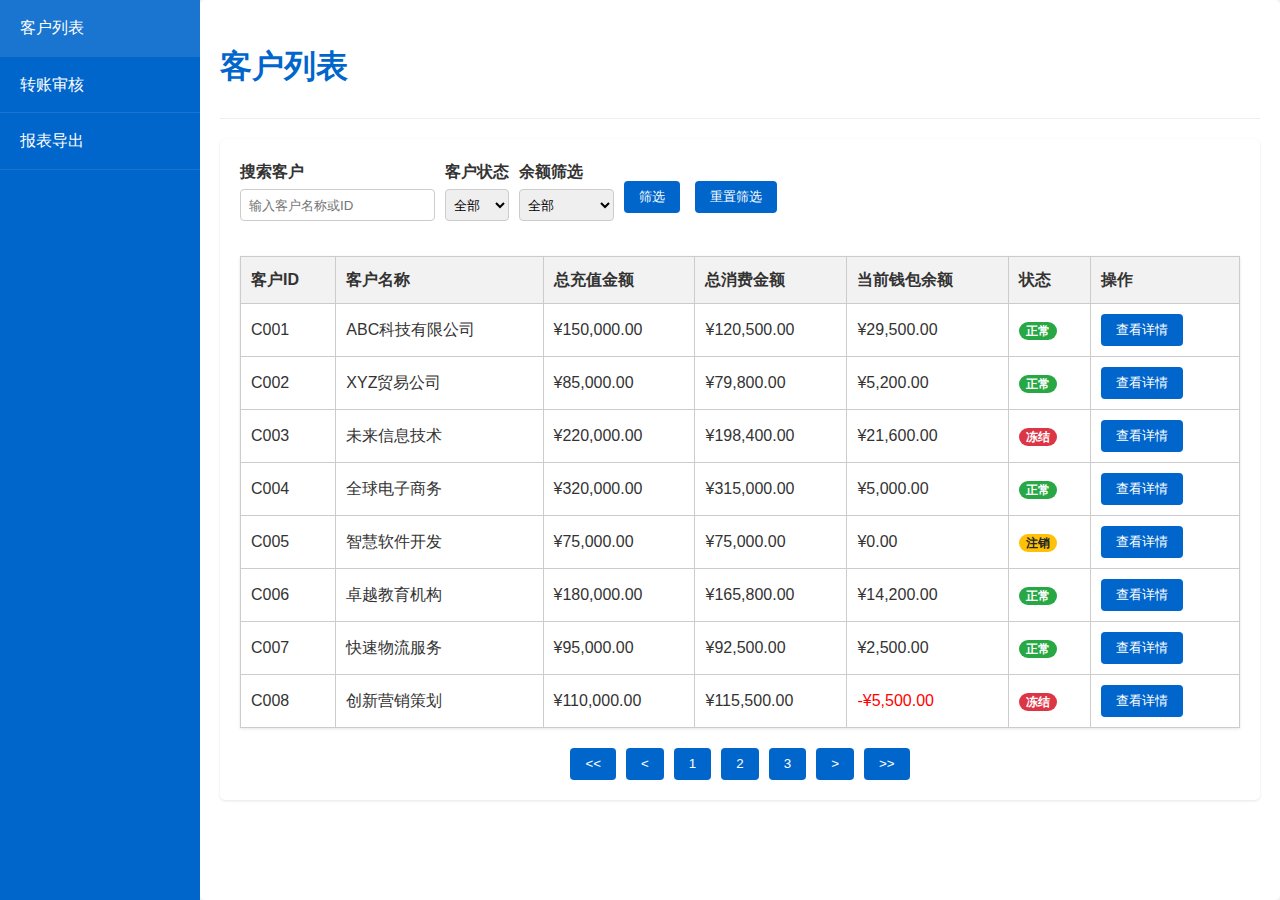
<file: admin/index.html>
<!DOCTYPE html>
<html lang="en">
<head>
  <meta charset="UTF-8">
  <meta name="viewport" content="width=device-width, initial-scale=1.0">
  <title>支付系统改造 PRD 文档</title>
  <link rel="stylesheet" href="./css/styles.css">
</head>
<body>
  <div class="sidebar">
    <div class="nav">
      <ul>
        <li><a href="./index.html" class="active">客户列表</a></li>
        <li><a href="./transfer-review.html">转账审核</a></li>
        <li><a href="./report-export.html">报表导出</a></li>
      </ul>
    </div>
  </div>

  <div class="container">
    <div class="header">
      <h1>客户列表</h1>
    </div>

    <div class="card">
      <div class="filter-section">
        <div class="form-group">
          <label for="clientSearch">搜索客户</label>
          <input type="text" id="clientSearch" placeholder="输入客户名称或ID" class="form-control" onkeyup="filterTable('clientSearch', 'clientListTable')">
        </div>
        
        <div class="form-group">
          <label for="clientStatus">客户状态</label>
          <select id="clientStatus" class="form-control">
            <option value="all" selected>全部</option>
            <option value="active">正常</option>
            <option value="frozen">冻结</option>
            <option value="closed">注销</option>
          </select>
        </div>
        
        <div class="form-group">
          <label for="balanceFilter">余额筛选</label>
          <select id="balanceFilter" class="form-control">
            <option value="all" selected>全部</option>
            <option value="positive">余额大于0</option>
            <option value="zero">余额为0</option>
            <option value="negative">余额小于0</option>
            <option value="custom">自定义范围</option>
          </select>
        </div>
        
        <button onclick="filterClientList()">筛选</button>
        <button onclick="resetFilter()">重置筛选</button>
      </div>
      
      <table id="clientListTable">
        <thead>
          <tr>
            <th>客户ID</th>
            <th>客户名称</th>
            <th>总充值金额</th>
            <th>总消费金额</th>
            <th>当前钱包余额</th>
            <th>状态</th>
            <th>操作</th>
          </tr>
        </thead>
        <tbody>
          <tr data-id="C001">
            <td>C001</td>
            <td>ABC科技有限公司</td>
            <td>¥150,000.00</td>
            <td>¥120,500.00</td>
            <td>¥29,500.00</td>
            <td><span class="badge badge-success">正常</span></td>
            <td>
              <button onclick="window.location.href='./client-detail-C001.html'">查看详情</button>
            </td>
          </tr>
          <tr data-id="C002">
            <td>C002</td>
            <td>XYZ贸易公司</td>
            <td>¥85,000.00</td>
            <td>¥79,800.00</td>
            <td>¥5,200.00</td>
            <td><span class="badge badge-success">正常</span></td>
            <td>
              <button onclick="window.location.href='./client-detail-C002.html'">查看详情</button>
            </td>
          </tr>
          <tr data-id="C003">
            <td>C003</td>
            <td>未来信息技术</td>
            <td>¥220,000.00</td>
            <td>¥198,400.00</td>
            <td>¥21,600.00</td>
            <td><span class="badge badge-danger">冻结</span></td>
            <td>
              <button onclick="window.location.href='./client-detail-C003.html'">查看详情</button>
            </td>
          </tr>
          <tr data-id="C004">
            <td>C004</td>
            <td>全球电子商务</td>
            <td>¥320,000.00</td>
            <td>¥315,000.00</td>
            <td>¥5,000.00</td>
            <td><span class="badge badge-success">正常</span></td>
            <td>
              <button onclick="window.location.href='./client-detail-C004.html'">查看详情</button>
            </td>
          </tr>
          <tr data-id="C005">
            <td>C005</td>
            <td>智慧软件开发</td>
            <td>¥75,000.00</td>
            <td>¥75,000.00</td>
            <td>¥0.00</td>
            <td><span class="badge badge-warning">注销</span></td>
            <td>
              <button onclick="window.location.href='./client-detail-C005.html'">查看详情</button>
            </td>
          </tr>
          <tr data-id="C006">
            <td>C006</td>
            <td>卓越教育机构</td>
            <td>¥180,000.00</td>
            <td>¥165,800.00</td>
            <td>¥14,200.00</td>
            <td><span class="badge badge-success">正常</span></td>
            <td>
              <button onclick="window.location.href='./client-detail-C006.html'">查看详情</button>
            </td>
          </tr>
          <tr data-id="C007">
            <td>C007</td>
            <td>快速物流服务</td>
            <td>¥95,000.00</td>
            <td>¥92,500.00</td>
            <td>¥2,500.00</td>
            <td><span class="badge badge-success">正常</span></td>
            <td>
              <button onclick="window.location.href='./client-detail-C007.html'">查看详情</button>
            </td>
          </tr>
          <tr data-id="C008">
            <td>C008</td>
            <td>创新营销策划</td>
            <td>¥110,000.00</td>
            <td>¥115,500.00</td>
            <td class="error">-¥5,500.00</td>
            <td><span class="badge badge-danger">冻结</span></td>
            <td>
              <button onclick="window.location.href='./client-detail-C008.html'">查看详情</button>
            </td>
          </tr>
        </tbody>
      </table>
      
      <div class="pagination">
        <button>&lt;&lt;</button>
        <button>&lt;</button>
        <button disabled>1</button>
        <button>2</button>
        <button>3</button>
        <button>&gt;</button>
        <button>&gt;&gt;</button>
      </div>
    </div>
  </div>

  <script src="./js/script.js"></script>
  <script>
    function filterClientList() {
      // In a real application, this would apply all filters
      alert('应用筛选条件');
    }
    
    function resetFilter() {
      document.getElementById('clientSearch').value = '';
      document.getElementById('clientStatus').value = 'all';
      document.getElementById('balanceFilter').value = 'all';
      
      // Reset table filtering
      filterTable('clientSearch', 'clientListTable');
      
      alert('筛选条件已重置');
    }
    
    // Make table rows clickable
    document.addEventListener('DOMContentLoaded', function() {
      makeTableRowsClickable('clientListTable', './client-detail-');
    });
  </script>
</body>
</html>
</file>
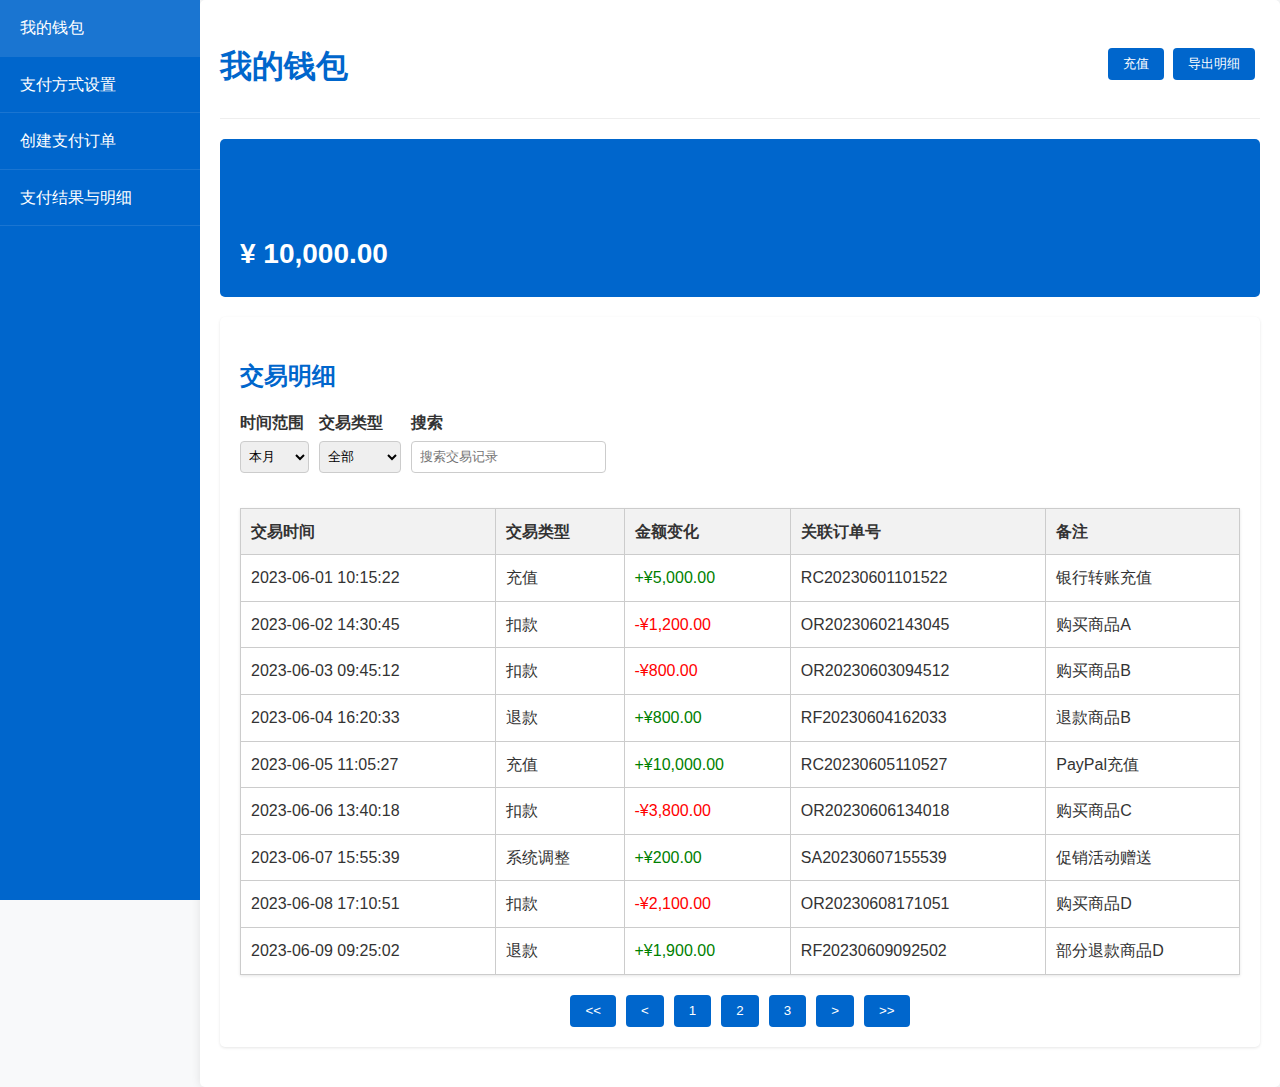
<file: client/index.html>
<!DOCTYPE html>
<html lang="en">
<head>
  <meta charset="UTF-8">
  <meta name="viewport" content="width=device-width, initial-scale=1.0">
  <title>支付系统改造 PRD 文档</title>
  <link rel="stylesheet" href="./css/styles.css">
</head>
<body>
  <div class="sidebar">
    <div class="nav">
      <ul>
        <li><a href="./index.html" class="active">我的钱包</a></li>
        <li><a href="./payment-methods.html">支付方式设置</a></li>
        <li><a href="./create-order.html">创建支付订单</a></li>
        <li><a href="./payment-details.html">支付结果与明细</a></li>
      </ul>
    </div>
  </div>

  <div class="container">
    <div class="header">
      <h1>我的钱包</h1>
      <div>
        <button onclick="openModal('rechargeModal')">充值</button>
        <button onclick="exportTableToCSV('transactionTable', '交易明细.csv')">导出明细</button>
      </div>
    </div>

    <div class="balance-card">
      <h2>当前余额</h2>
      <div class="balance-amount">¥ 10,000.00</div>
    </div>

    <div class="card">
      <h2>交易明细</h2>
      
      <div class="filter-section">
        <div class="form-group">
          <label for="dateRange">时间范围</label>
          <select id="dateRange" class="form-control">
            <option value="today">今天</option>
            <option value="thisWeek">本周</option>
            <option value="thisMonth" selected>本月</option>
            <option value="lastMonth">上月</option>
            <option value="custom">自定义</option>
          </select>
        </div>
        
        <div class="form-group">
          <label for="transactionType">交易类型</label>
          <select id="transactionType" class="form-control">
            <option value="all" selected>全部</option>
            <option value="recharge">充值</option>
            <option value="payment">扣款</option>
            <option value="refund">退款</option>
            <option value="adjustment">系统调整</option>
          </select>
        </div>
        
        <div class="form-group">
          <label for="searchTransaction">搜索</label>
          <input type="text" id="searchTransaction" placeholder="搜索交易记录" class="form-control" onkeyup="filterTable('searchTransaction', 'transactionTable')">
        </div>
      </div>
      
      <table id="transactionTable">
        <thead>
          <tr>
            <th>交易时间</th>
            <th>交易类型</th>
            <th>金额变化</th>
            <th>关联订单号</th>
            <th>备注</th>
          </tr>
        </thead>
        <tbody>
          <tr>
            <td>2023-06-01 10:15:22</td>
            <td>充值</td>
            <td class="success">+¥5,000.00</td>
            <td>RC20230601101522</td>
            <td>银行转账充值</td>
          </tr>
          <tr>
            <td>2023-06-02 14:30:45</td>
            <td>扣款</td>
            <td class="error">-¥1,200.00</td>
            <td>OR20230602143045</td>
            <td>购买商品A</td>
          </tr>
          <tr>
            <td>2023-06-03 09:45:12</td>
            <td>扣款</td>
            <td class="error">-¥800.00</td>
            <td>OR20230603094512</td>
            <td>购买商品B</td>
          </tr>
          <tr>
            <td>2023-06-04 16:20:33</td>
            <td>退款</td>
            <td class="success">+¥800.00</td>
            <td>RF20230604162033</td>
            <td>退款商品B</td>
          </tr>
          <tr>
            <td>2023-06-05 11:05:27</td>
            <td>充值</td>
            <td class="success">+¥10,000.00</td>
            <td>RC20230605110527</td>
            <td>PayPal充值</td>
          </tr>
          <tr>
            <td>2023-06-06 13:40:18</td>
            <td>扣款</td>
            <td class="error">-¥3,800.00</td>
            <td>OR20230606134018</td>
            <td>购买商品C</td>
          </tr>
          <tr>
            <td>2023-06-07 15:55:39</td>
            <td>系统调整</td>
            <td class="success">+¥200.00</td>
            <td>SA20230607155539</td>
            <td>促销活动赠送</td>
          </tr>
          <tr>
            <td>2023-06-08 17:10:51</td>
            <td>扣款</td>
            <td class="error">-¥2,100.00</td>
            <td>OR20230608171051</td>
            <td>购买商品D</td>
          </tr>
          <tr>
            <td>2023-06-09 09:25:02</td>
            <td>退款</td>
            <td class="success">+¥1,900.00</td>
            <td>RF20230609092502</td>
            <td>部分退款商品D</td>
          </tr>
        </tbody>
      </table>
      
      <div class="pagination">
        <button>&lt;&lt;</button>
        <button>&lt;</button>
        <button disabled>1</button>
        <button>2</button>
        <button>3</button>
        <button>&gt;</button>
        <button>&gt;&gt;</button>
      </div>
    </div>
  </div>

  <!-- Recharge Modal -->
  <div id="rechargeModal" class="modal">
    <div class="modal-content">
      <span class="close" onclick="closeModal('rechargeModal')">&times;</span>
      <h2>账户充值</h2>
      <form id="rechargeForm">
        <div class="form-group">
          <label for="rechargeAmount">充值金额</label>
          <input type="number" id="rechargeAmount" class="form-control" required min="1" step="0.01">
        </div>
        <div class="form-group">
          <label for="rechargeMethod">充值方式</label>
          <select id="rechargeMethod" class="form-control">
            <option value="bank">银行转账</option>
            <option value="paypal">PayPal</option>
            <option value="alipay">支付宝</option>
            <option value="wechat">微信支付</option>
          </select>
        </div>
        <div class="form-group">
          <label for="rechargeRemark">备注（选填）</label>
          <textarea id="rechargeRemark" class="form-control" rows="3"></textarea>
        </div>
        <button type="submit">确认充值</button>
        <button type="button" onclick="closeModal('rechargeModal')">取消</button>
      </form>
    </div>
  </div>

  <script src="./js/script.js"></script>
</body>
</html>
</file>
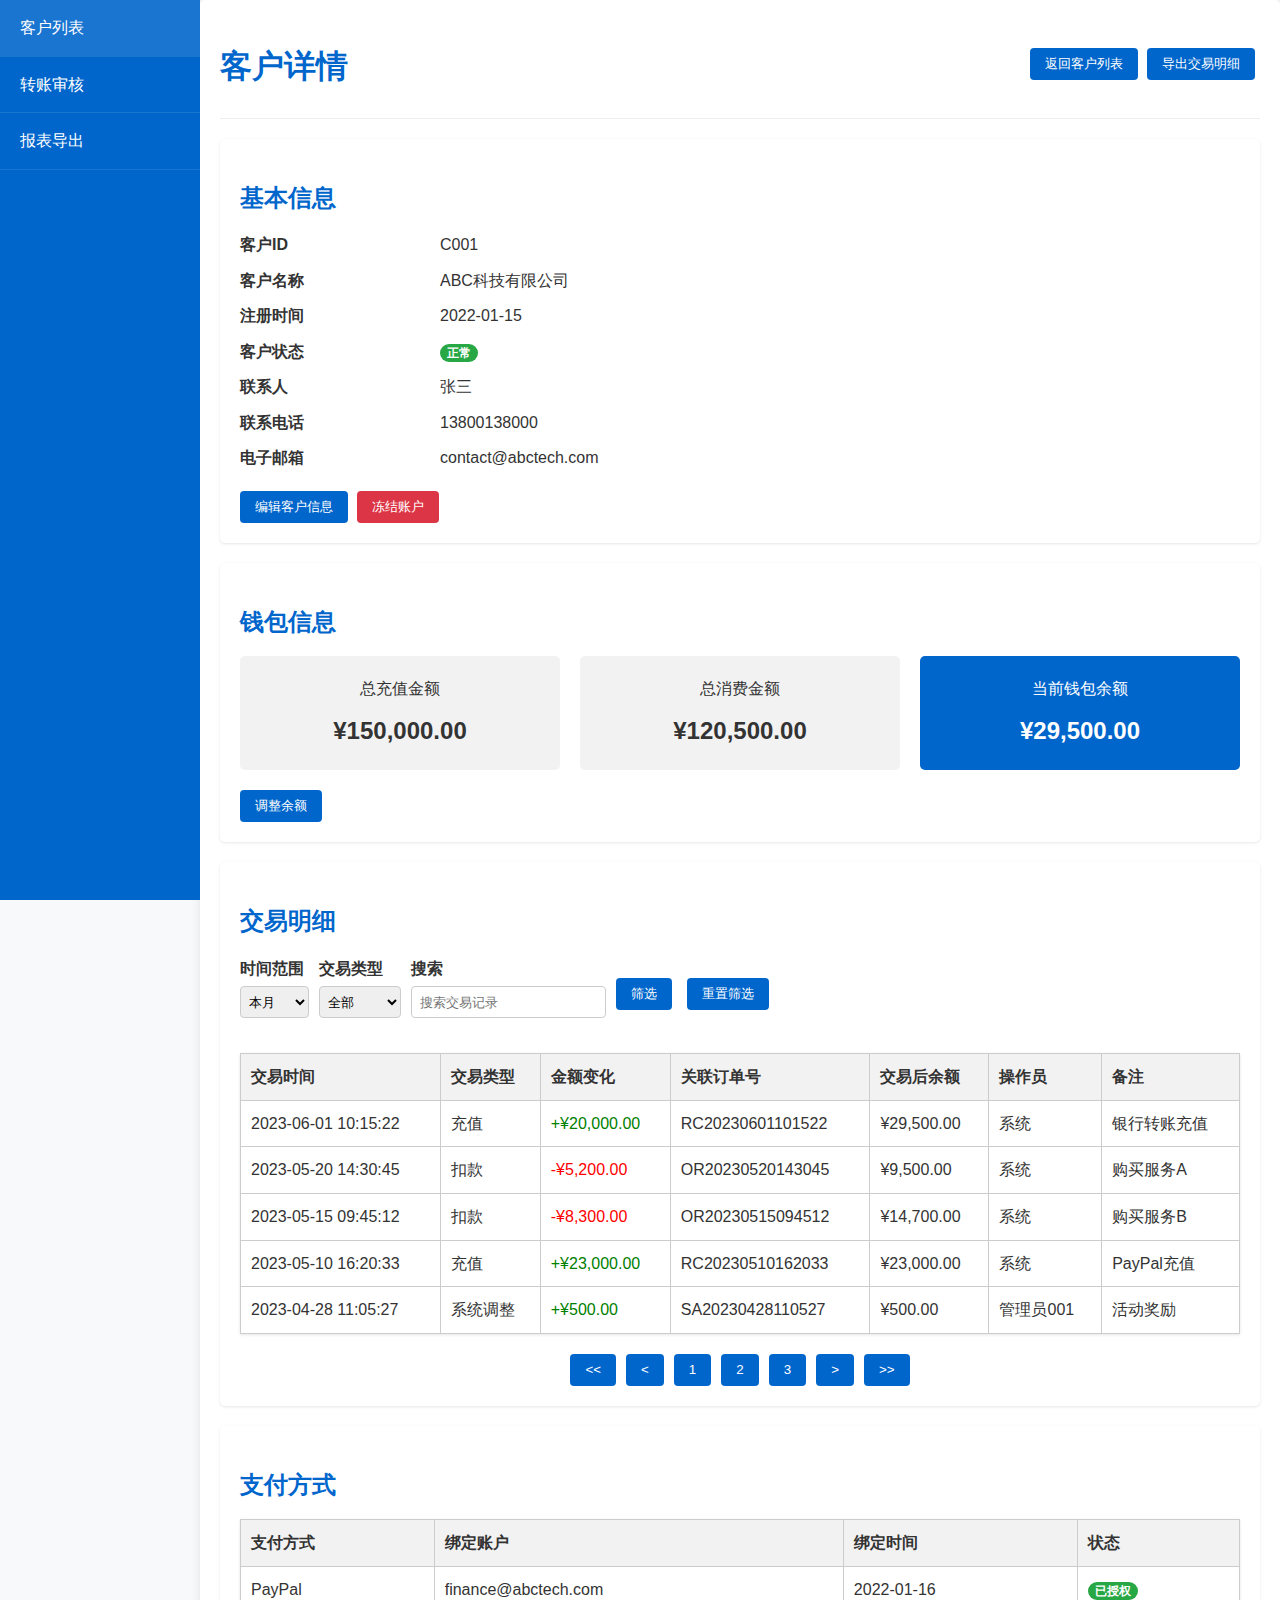
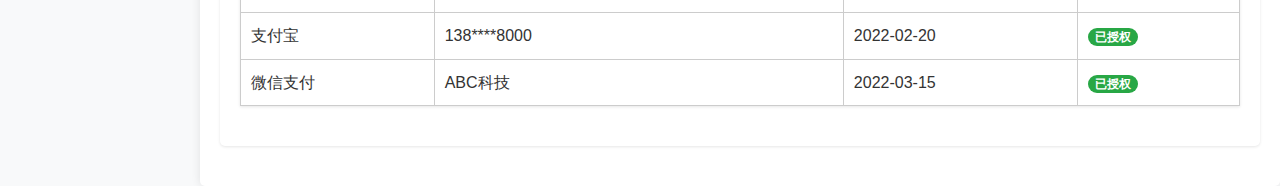
<file: admin/client-detail-C001.html>
<!DOCTYPE html>
<html lang="en">
<head>
  <meta charset="UTF-8">
  <meta name="viewport" content="width=device-width, initial-scale=1.0">
  <title>支付系统改造 PRD 文档</title>
  <link rel="stylesheet" href="./css/styles.css">
</head>
<body>
  <div class="sidebar">
    <div class="nav">
      <ul>
        <li><a href="./index.html" class="active">客户列表</a></li>
        <li><a href="./transfer-review.html">转账审核</a></li>
        <li><a href="./report-export.html">报表导出</a></li>
      </ul>
    </div>
  </div>

  <div class="container">
    <div class="header">
      <h1>客户详情</h1>
      <div>
        <button onclick="window.location.href='./index.html'">返回客户列表</button>
        <button onclick="exportTableToCSV('transactionTable', 'ABC科技有限公司-交易明细.csv')">导出交易明细</button>
      </div>
    </div>

    <div class="card">
      <h2>基本信息</h2>
      
      <div class="detail-row">
        <div class="detail-label">客户ID</div>
        <div class="detail-value">C001</div>
      </div>
      <div class="detail-row">
        <div class="detail-label">客户名称</div>
        <div class="detail-value">ABC科技有限公司</div>
      </div>
      <div class="detail-row">
        <div class="detail-label">注册时间</div>
        <div class="detail-value">2022-01-15</div>
      </div>
      <div class="detail-row">
        <div class="detail-label">客户状态</div>
        <div class="detail-value"><span class="badge badge-success">正常</span></div>
      </div>
      <div class="detail-row">
        <div class="detail-label">联系人</div>
        <div class="detail-value">张三</div>
      </div>
      <div class="detail-row">
        <div class="detail-label">联系电话</div>
        <div class="detail-value">13800138000</div>
      </div>
      <div class="detail-row">
        <div class="detail-label">电子邮箱</div>
        <div class="detail-value">contact@abctech.com</div>
      </div>
      
      <div style="margin-top: 20px;">
        <button onclick="openModal('editClientModal')">编辑客户信息</button>
        <button onclick="toggleClientStatus()" class="danger-btn">冻结账户</button>
      </div>
    </div>
    
    <div class="card">
      <h2>钱包信息</h2>
      
      <div style="display: flex; gap: 20px;">
        <div style="flex: 1; padding: 20px; background-color: #f2f2f2; border-radius: 5px; text-align: center;">
          <div>总充值金额</div>
          <div style="font-size: 24px; font-weight: bold; margin-top: 10px;">¥150,000.00</div>
        </div>
        <div style="flex: 1; padding: 20px; background-color: #f2f2f2; border-radius: 5px; text-align: center;">
          <div>总消费金额</div>
          <div style="font-size: 24px; font-weight: bold; margin-top: 10px;">¥120,500.00</div>
        </div>
        <div style="flex: 1; padding: 20px; background-color: #0066cc; color: white; border-radius: 5px; text-align: center;">
          <div>当前钱包余额</div>
          <div style="font-size: 24px; font-weight: bold; margin-top: 10px;">¥29,500.00</div>
        </div>
      </div>
      
      <div style="margin-top: 20px;">
        <button onclick="openModal('adjustBalanceModal')">调整余额</button>
      </div>
    </div>
    
    <div class="card">
      <h2>交易明细</h2>
      
      <div class="filter-section">
        <div class="form-group">
          <label for="dateRange">时间范围</label>
          <select id="dateRange" class="form-control">
            <option value="today">今天</option>
            <option value="thisWeek">本周</option>
            <option value="thisMonth" selected>本月</option>
            <option value="lastMonth">上月</option>
            <option value="custom">自定义</option>
          </select>
        </div>
        
        <div class="form-group">
          <label for="transactionType">交易类型</label>
          <select id="transactionType" class="form-control">
            <option value="all" selected>全部</option>
            <option value="recharge">充值</option>
            <option value="payment">扣款</option>
            <option value="refund">退款</option>
            <option value="adjustment">系统调整</option>
          </select>
        </div>
        
        <div class="form-group">
          <label for="searchTransaction">搜索</label>
          <input type="text" id="searchTransaction" placeholder="搜索交易记录" class="form-control" onkeyup="filterTable('searchTransaction', 'transactionTable')">
        </div>
        
        <button onclick="filterTransactions()">筛选</button>
        <button onclick="resetTransactionFilter()">重置筛选</button>
      </div>
      
      <table id="transactionTable">
        <thead>
          <tr>
            <th>交易时间</th>
            <th>交易类型</th>
            <th>金额变化</th>
            <th>关联订单号</th>
            <th>交易后余额</th>
            <th>操作员</th>
            <th>备注</th>
          </tr>
        </thead>
        <tbody>
          <tr>
            <td>2023-06-01 10:15:22</td>
            <td>充值</td>
            <td class="success">+¥20,000.00</td>
            <td>RC20230601101522</td>
            <td>¥29,500.00</td>
            <td>系统</td>
            <td>银行转账充值</td>
          </tr>
          <tr>
            <td>2023-05-20 14:30:45</td>
            <td>扣款</td>
            <td class="error">-¥5,200.00</td>
            <td>OR20230520143045</td>
            <td>¥9,500.00</td>
            <td>系统</td>
            <td>购买服务A</td>
          </tr>
          <tr>
            <td>2023-05-15 09:45:12</td>
            <td>扣款</td>
            <td class="error">-¥8,300.00</td>
            <td>OR20230515094512</td>
            <td>¥14,700.00</td>
            <td>系统</td>
            <td>购买服务B</td>
          </tr>
          <tr>
            <td>2023-05-10 16:20:33</td>
            <td>充值</td>
            <td class="success">+¥23,000.00</td>
            <td>RC20230510162033</td>
            <td>¥23,000.00</td>
            <td>系统</td>
            <td>PayPal充值</td>
          </tr>
          <tr>
            <td>2023-04-28 11:05:27</td>
            <td>系统调整</td>
            <td class="success">+¥500.00</td>
            <td>SA20230428110527</td>
            <td>¥500.00</td>
            <td>管理员001</td>
            <td>活动奖励</td>
          </tr>
        </tbody>
      </table>
      
      <div class="pagination">
        <button>&lt;&lt;</button>
        <button>&lt;</button>
        <button disabled>1</button>
        <button>2</button>
        <button>3</button>
        <button>&gt;</button>
        <button>&gt;&gt;</button>
      </div>
    </div>
    
    <div class="card">
      <h2>支付方式</h2>
      
      <table>
        <thead>
          <tr>
            <th>支付方式</th>
            <th>绑定账户</th>
            <th>绑定时间</th>
            <th>状态</th>
          </tr>
        </thead>
        <tbody>
          <tr>
            <td>PayPal</td>
            <td>finance@abctech.com</td>
            <td>2022-01-16</td>
            <td><span class="badge badge-success">已授权</span></td>
          </tr>
          <tr>
            <td>支付宝</td>
            <td>138****8000</td>
            <td>2022-02-20</td>
            <td><span class="badge badge-success">已授权</span></td>
          </tr>
          <tr>
            <td>微信支付</td>
            <td>ABC科技</td>
            <td>2022-03-15</td>
            <td><span class="badge badge-success">已授权</span></td>
          </tr>
        </tbody>
      </table>
    </div>
  </div>

  <!-- Edit Client Modal -->
  <div id="editClientModal" class="modal">
    <div class="modal-content">
      <span class="close" onclick="closeModal('editClientModal')">&times;</span>
      <h2>编辑客户信息</h2>
      <form id="editClientForm">
        <div class="form-group">
          <label for="clientName">客户名称</label>
          <input type="text" id="clientName" class="form-control" value="ABC科技有限公司">
        </div>
        <div class="form-group">
          <label for="clientStatus">客户状态</label>
          <select id="clientStatus" class="form-control">
            <option value="active" selected>正常</option>
            <option value="frozen">冻结</option>
            <option value="closed">注销</option>
          </select>
        </div>
        <div class="form-group">
          <label for="contactPerson">联系人</label>
          <input type="text" id="contactPerson" class="form-control" value="张三">
        </div>
        <div class="form-group">
          <label for="contactPhone">联系电话</label>
          <input type="text" id="contactPhone" class="form-control" value="13800138000">
        </div>
        <div class="form-group">
          <label for="contactEmail">电子邮箱</label>
          <input type="email" id="contactEmail" class="form-control" value="contact@abctech.com">
        </div>
        <button type="button" onclick="saveClientInfo()">保存</button>
        <button type="button" onclick="closeModal('editClientModal')">取消</button>
      </form>
    </div>
  </div>

  <!-- Adjust Balance Modal -->
  <div id="adjustBalanceModal" class="modal">
    <div class="modal-content">
      <span class="close" onclick="closeModal('adjustBalanceModal')">&times;</span>
      <h2>调整钱包余额</h2>
      <form id="adjustBalanceForm">
        <div class="form-group">
          <label for="adjustmentType">调整类型</label>
          <select id="adjustmentType" class="form-control">
            <option value="increase">增加余额</option>
            <option value="decrease">减少余额</option>
          </select>
        </div>
        <div class="form-group">
          <label for="adjustmentAmount">调整金额</label>
          <input type="number" id="adjustmentAmount" class="form-control" min="0" step="0.01">
        </div>
        <div class="form-group">
          <label for="adjustmentReason">调整原因</label>
          <textarea id="adjustmentReason" class="form-control" rows="3"></textarea>
        </div>
        <button type="button" onclick="adjustBalance()">确认调整</button>
        <button type="button" onclick="closeModal('adjustBalanceModal')">取消</button>
      </form>
    </div>
  </div>

  <script src="./js/script.js"></script>
  <script>
    function toggleClientStatus() {
      if (confirm('确定要冻结此客户账户吗？')) {
        alert('账户已冻结');
        // In a real application, this would update the UI
      }
    }
    
    function saveClientInfo() {
      alert('客户信息已保存');
      closeModal('editClientModal');
      // In a real application, this would submit the form data
    }
    
    function adjustBalance() {
      const type = document.getElementById('adjustmentType').value;
      const amount = document.getElementById('adjustmentAmount').value;
      const reason = document.getElementById('adjustmentReason').value;
      
      if (!amount || amount <= 0) {
        alert('请输入有效的调整金额');
        return;
      }
      
      if (!reason) {
        alert('请输入调整原因');
        return;
      }
      
      alert(`余额已${type === 'increase' ? '增加' : '减少'} ¥${amount}`);
      closeModal('adjustBalanceModal');
      // In a real application, this would submit the form data
    }
    
    function filterTransactions() {
      // In a real application, this would apply all filters
      alert('应用筛选条件');
    }
    
    function resetTransactionFilter() {
      document.getElementById('dateRange').value = 'thisMonth';
      document.getElementById('transactionType').value = 'all';
      document.getElementById('searchTransaction').value = '';
      
      // Reset table filtering
      filterTable('searchTransaction', 'transactionTable');
      
      alert('筛选条件已重置');
    }
  </script>
</body>
</html>
</file>
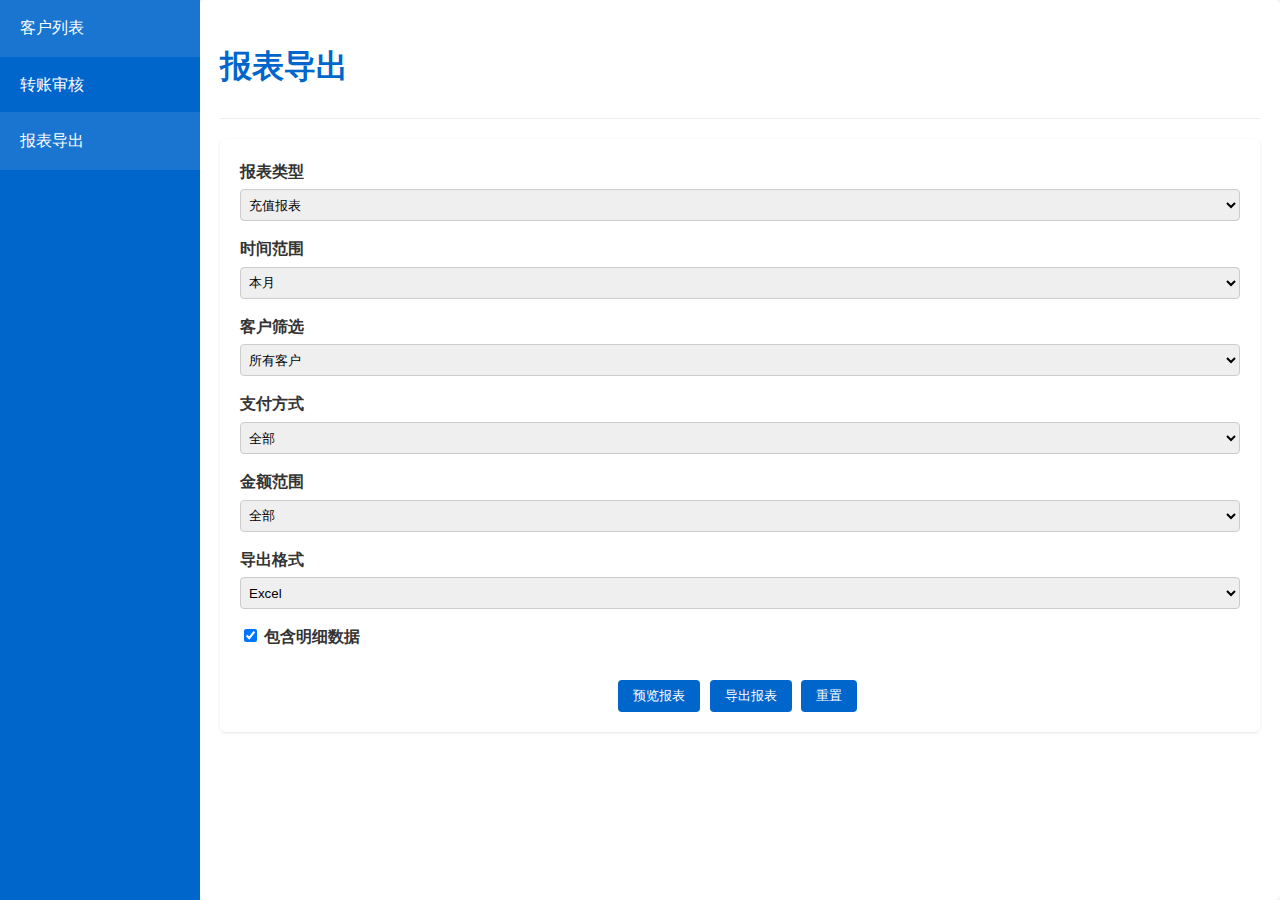
<file: admin/report-export.html>
<!DOCTYPE html>
<html lang="en">
<head>
  <meta charset="UTF-8">
  <meta name="viewport" content="width=device-width, initial-scale=1.0">
  <title>支付系统改造 PRD 文档</title>
  <link rel="stylesheet" href="./css/styles.css">
</head>
<body>
  <div class="sidebar">
    <div class="nav">
      <ul>
        <li><a href="./index.html">客户列表</a></li>
        <li><a href="./transfer-review.html">转账审核</a></li>
        <li><a href="./report-export.html" class="active">报表导出</a></li>
      </ul>
    </div>
  </div>

  <div class="container">
    <div class="header">
      <h1>报表导出</h1>
    </div>

    <div class="card">
      <form id="reportExportForm">
        <div class="form-group">
          <label for="reportType">报表类型</label>
          <select id="reportType" class="form-control" onchange="updateReportFields()">
            <option value="recharge">充值报表</option>
            <option value="consumption">消费报表</option>
            <option value="review">审核报表</option>
            <option value="balance">余额报表</option>
          </select>
        </div>
        
        <div class="form-group">
          <label for="timeRange">时间范围</label>
          <select id="timeRange" class="form-control" onchange="toggleCustomDateRange()">
            <option value="today">今天</option>
            <option value="yesterday">昨天</option>
            <option value="thisWeek">本周</option>
            <option value="lastWeek">上周</option>
            <option value="thisMonth" selected>本月</option>
            <option value="lastMonth">上月</option>
            <option value="thisQuarter">本季度</option>
            <option value="lastQuarter">上季度</option>
            <option value="thisYear">今年</option>
            <option value="lastYear">去年</option>
            <option value="custom">自定义</option>
          </select>
        </div>
        
        <div id="customDateRange" style="display: none;">
          <div class="form-group">
            <label for="startDate">开始日期</label>
            <input type="date" id="startDate" class="form-control">
          </div>
          
          <div class="form-group">
            <label for="endDate">结束日期</label>
            <input type="date" id="endDate" class="form-control">
          </div>
        </div>
        
        <div class="form-group">
          <label for="clientFilter">客户筛选</label>
          <select id="clientFilter" class="form-control" onchange="toggleClientSelection()">
            <option value="all" selected>所有客户</option>
            <option value="active">正常状态客户</option>
            <option value="frozen">冻结状态客户</option>
            <option value="specific">指定客户</option>
          </select>
        </div>
        
        <div id="specificClientSelection" style="display: none;">
          <div class="form-group">
            <label for="clientSearch">搜索客户</label>
            <input type="text" id="clientSearch" placeholder="输入客户名称或ID" class="form-control">
            <button type="button" onclick="searchClient()">搜索</button>
          </div>
          
          <div id="clientSearchResults" style="margin-top: 10px; max-height: 200px; overflow-y: auto;">
            <div><input type="checkbox" id="client1" value="C001"> <label for="client1">ABC科技有限公司 (C001)</label></div>
            <div><input type="checkbox" id="client2" value="C002"> <label for="client2">XYZ贸易公司 (C002)</label></div>
            <div><input type="checkbox" id="client3" value="C003"> <label for="client3">未来信息技术 (C003)</label></div>
            <div><input type="checkbox" id="client4" value="C004"> <label for="client4">全球电子商务 (C004)</label></div>
            <div><input type="checkbox" id="client5" value="C005"> <label for="client5">智慧软件开发 (C005)</label></div>
            <div><input type="checkbox" id="client6" value="C006"> <label for="client6">卓越教育机构 (C006)</label></div>
            <div><input type="checkbox" id="client7" value="C007"> <label for="client7">快速物流服务 (C007)</label></div>
            <div><input type="checkbox" id="client8" value="C008"> <label for="client8">创新营销策划 (C008)</label></div>
          </div>
        </div>
        
        <div id="rechargeFields">
          <div class="form-group">
            <label for="paymentMethod">支付方式</label>
            <select id="paymentMethod" class="form-control">
              <option value="all" selected>全部</option>
              <option value="wallet">钱包余额</option>
              <option value="bank">银行转账</option>
              <option value="paypal">PayPal</option>
              <option value="alipay">支付宝</option>
              <option value="wechat">微信支付</option>
            </select>
          </div>
          
          <div class="form-group">
            <label for="amountRange">金额范围</label>
            <select id="amountRange" class="form-control" onchange="toggleCustomAmountRange()">
              <option value="all" selected>全部</option>
              <option value="0-1000">0-1,000元</option>
              <option value="1000-5000">1,000-5,000元</option>
              <option value="5000-10000">5,000-10,000元</option>
              <option value="10000-50000">10,000-50,000元</option>
              <option value="50000+">50,000元以上</option>
              <option value="custom">自定义</option>
            </select>
          </div>
          
          <div id="customAmountRange" style="display: none;">
            <div class="form-group">
              <label for="minAmount">最小金额</label>
              <input type="number" id="minAmount" class="form-control" min="0" step="0.01">
            </div>
            
            <div class="form-group">
              <label for="maxAmount">最大金额</label>
              <input type="number" id="maxAmount" class="form-control" min="0" step="0.01">
            </div>
          </div>
        </div>
        
        <div id="reviewFields" style="display: none;">
          <div class="form-group">
            <label for="reviewStatus">审核状态</label>
            <select id="reviewStatus" class="form-control">
              <option value="all" selected>全部</option>
              <option value="pending">待审核</option>
              <option value="approved">已通过</option>
              <option value="rejected">已驳回</option>
            </select>
          </div>
          
          <div class="form-group">
            <label for="reviewer">审核人</label>
            <select id="reviewer" class="form-control">
              <option value="all" selected>全部</option>
              <option value="admin001">管理员001</option>
              <option value="admin002">管理员002</option>
              <option value="admin003">管理员003</option>
            </select>
          </div>
        </div>
        
        <div class="form-group">
          <label for="exportFormat">导出格式</label>
          <select id="exportFormat" class="form-control">
            <option value="excel" selected>Excel</option>
            <option value="csv">CSV</option>
            <option value="pdf">PDF</option>
          </select>
        </div>
        
        <div class="form-group">
          <label>
            <input type="checkbox" id="includeDetails" checked>
            包含明细数据
          </label>
        </div>
        
        <div style="margin-top: 30px; text-align: center;">
          <button type="button" onclick="previewReport()">预览报表</button>
          <button type="button" onclick="exportReport()">导出报表</button>
          <button type="reset">重置</button>
        </div>
      </form>
    </div>
    
    <div class="card" id="reportPreview" style="display: none;">
      <h2>报表预览</h2>
      
      <div id="previewInfo" style="margin-bottom: 20px;">
        <h3>充值报表 - 2023年6月</h3>
        <p>筛选条件：所有客户，全部支付方式，全部金额范围</p>
      </div>
      
      <table>
        <thead>
          <tr>
            <th>客户ID</th>
            <th>客户名称</th>
            <th>充值笔数</th>
            <th>充值总金额</th>
          </tr>
        </thead>
        <tbody>
          <tr>
            <td>C001</td>
            <td>ABC科技有限公司</td>
            <td>5</td>
            <td>¥45,000.00</td>
          </tr>
          <tr>
            <td>C002</td>
            <td>XYZ贸易公司</td>
            <td>3</td>
            <td>¥18,000.00</td>
          </tr>
          <tr>
            <td>C003</td>
            <td>未来信息技术</td>
            <td>2</td>
            <td>¥30,000.00</td>
          </tr>
          <tr>
            <td>C004</td>
            <td>全球电子商务</td>
            <td>4</td>
            <td>¥55,000.00</td>
          </tr>
          <tr>
            <td>C006</td>
            <td>卓越教育机构</td>
            <td>2</td>
            <td>¥25,000.00</td>
          </tr>
          <tr>
            <td>C007</td>
            <td>快速物流服务</td>
            <td>1</td>
            <td>¥12,000.00</td>
          </tr>
          <tr>
            <td colspan="2" style="text-align: right;"><strong>总计</strong></td>
            <td><strong>17</strong></td>
            <td><strong>¥185,000.00</strong></td>
          </tr>
        </tbody>
      </table>
      
      <div style="margin-top: 20px; text-align: center;">
        <button onclick="exportReport()">导出此报表</button>
      </div>
    </div>
  </div>

  <script src="./js/script.js"></script>
  <script>
    function toggleCustomDateRange() {
      const timeRange = document.getElementById('timeRange').value;
      document.getElementById('customDateRange').style.display = 
        timeRange === 'custom' ? 'block' : 'none';
    }
    
    function toggleClientSelection() {
      const clientFilter = document.getElementById('clientFilter').value;
      document.getElementById('specificClientSelection').style.display = 
        clientFilter === 'specific' ? 'block' : 'none';
    }
    
    function toggleCustomAmountRange() {
      const amountRange = document.getElementById('amountRange').value;
      document.getElementById('customAmountRange').style.display = 
        amountRange === 'custom' ? 'block' : 'none';
    }
    
    function updateReportFields() {
      const reportType = document.getElementById('reportType').value;
      
      // Hide all specific fields first
      document.getElementById('rechargeFields').style.display = 'none';
      document.getElementById('reviewFields').style.display = 'none';
      
      // Show fields based on report type
      if (reportType === 'recharge' || reportType === 'consumption') {
        document.getElementById('rechargeFields').style.display = 'block';
      } else if (reportType === 'review') {
        document.getElementById('reviewFields').style.display = 'block';
      }
    }
    
    function searchClient() {
      const searchTerm = document.getElementById('clientSearch').value.toLowerCase();
      alert('搜索客户: ' + searchTerm);
      // In a real application, this would search and filter the client list
    }
    
    function previewReport() {
      if (!validateForm()) return;
      
      document.getElementById('reportPreview').style.display = 'block';
      // In a real application, this would fetch and display the report data
      
      // Scroll to preview
      document.getElementById('reportPreview').scrollIntoView({ behavior: 'smooth' });
    }
    
    function exportReport() {
      if (!validateForm()) return;
      
      const reportType = document.getElementById('reportType').value;
      const exportFormat = document.getElementById('exportFormat').value;
      
      let reportName;
      switch(reportType) {
        case 'recharge': reportName = '充值报表'; break;
        case 'consumption': reportName = '消费报表'; break;
        case 'review': reportName = '审核报表'; break;
        case 'balance': reportName = '余额报表'; break;
      }
      
      alert(`正在导出${reportName}，格式：${exportFormat}`);
      // In a real application, this would generate and download the report
    }
    
    function validateForm() {
      const timeRange = document.getElementById('timeRange').value;
      
      if (timeRange === 'custom') {
        const startDate = document.getElementById('startDate').value;
        const endDate = document.getElementById('endDate').value;
        
        if (!startDate || !endDate) {
          alert('请选择开始和结束日期');
          return false;
        }
        
        if (new Date(startDate) > new Date(endDate)) {
          alert('开始日期必须早于结束日期');
          return false;
        }
      }
      
      const amountRange = document.getElementById('amountRange').value;
      
      if (amountRange === 'custom') {
        const minAmount = document.getElementById('minAmount').value;
        const maxAmount = document.getElementById('maxAmount').value;
        
        if (minAmount && maxAmount && parseFloat(minAmount) > parseFloat(maxAmount)) {
          alert('最小金额不能大于最大金额');
          return false;
        }
      }
      
      return true;
    }
    
    // Initialize form fields visibility
    document.addEventListener('DOMContentLoaded', function() {
      updateReportFields();
    });
  </script>
</body>
</html>
</file>
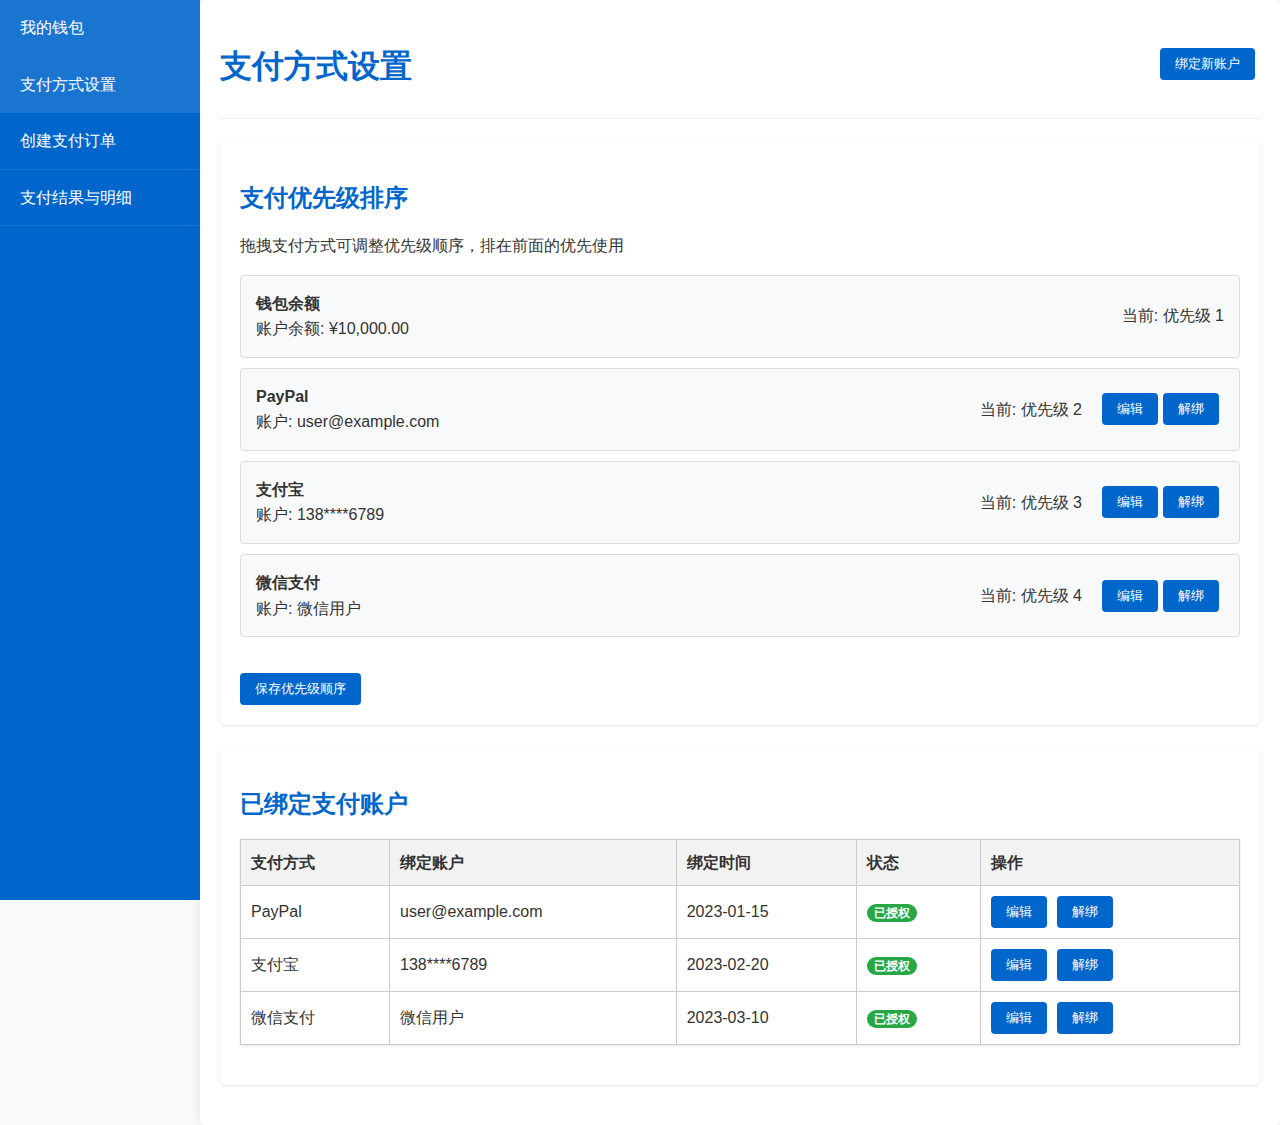
<file: client/payment-methods.html>
<!DOCTYPE html>
<html lang="en">
<head>
  <meta charset="UTF-8">
  <meta name="viewport" content="width=device-width, initial-scale=1.0">
  <title>支付系统改造 PRD 文档</title>
  <link rel="stylesheet" href="./css/styles.css">
</head>
<body>
  <div class="sidebar">
    <div class="nav">
      <ul>
        <li><a href="./index.html">我的钱包</a></li>
        <li><a href="./payment-methods.html" class="active">支付方式设置</a></li>
        <li><a href="./create-order.html">创建支付订单</a></li>
        <li><a href="./payment-details.html">支付结果与明细</a></li>
      </ul>
    </div>
  </div>

  <div class="container">
    <div class="header">
      <h1>支付方式设置</h1>
      <div>
        <button onclick="openModal('addPaymentMethodModal')">绑定新账户</button>
      </div>
    </div>

    <div class="card">
      <h2>支付优先级排序</h2>
      <p>拖拽支付方式可调整优先级顺序，排在前面的优先使用</p>
      
      <ul class="sortable-list" id="paymentMethodsList">
        <li class="sortable-item" draggable="true">
          <div style="display: flex; align-items: center; justify-content: space-between;">
            <div>
              <strong>钱包余额</strong>
              <div>账户余额: ¥10,000.00</div>
            </div>
            <div>当前: 优先级 1</div>
          </div>
        </li>
        <li class="sortable-item" draggable="true">
          <div style="display: flex; align-items: center; justify-content: space-between;">
            <div>
              <strong>PayPal</strong>
              <div>账户: user@example.com</div>
            </div>
            <div style="display: flex; align-items: center;">
              <div style="margin-right: 20px;">当前: 优先级 2</div>
              <button onclick="openModal('editPayPalModal')">编辑</button>
              <button onclick="if(confirm('确定要解绑此支付方式吗？')) alert('解绑成功')">解绑</button>
            </div>
          </div>
        </li>
        <li class="sortable-item" draggable="true">
          <div style="display: flex; align-items: center; justify-content: space-between;">
            <div>
              <strong>支付宝</strong>
              <div>账户: 138****6789</div>
            </div>
            <div style="display: flex; align-items: center;">
              <div style="margin-right: 20px;">当前: 优先级 3</div>
              <button onclick="openModal('editAlipayModal')">编辑</button>
              <button onclick="if(confirm('确定要解绑此支付方式吗？')) alert('解绑成功')">解绑</button>
            </div>
          </div>
        </li>
        <li class="sortable-item" draggable="true">
          <div style="display: flex; align-items: center; justify-content: space-between;">
            <div>
              <strong>微信支付</strong>
              <div>账户: 微信用户</div>
            </div>
            <div style="display: flex; align-items: center;">
              <div style="margin-right: 20px;">当前: 优先级 4</div>
              <button onclick="openModal('editWechatModal')">编辑</button>
              <button onclick="if(confirm('确定要解绑此支付方式吗？')) alert('解绑成功')">解绑</button>
            </div>
          </div>
        </li>
      </ul>
      
      <button id="saveOrderBtn" style="margin-top: 20px;" onclick="alert('优先级设置已保存')">保存优先级顺序</button>
    </div>
    
    <div class="card">
      <h2>已绑定支付账户</h2>
      <table>
        <thead>
          <tr>
            <th>支付方式</th>
            <th>绑定账户</th>
            <th>绑定时间</th>
            <th>状态</th>
            <th>操作</th>
          </tr>
        </thead>
        <tbody>
          <tr>
            <td>PayPal</td>
            <td>user@example.com</td>
            <td>2023-01-15</td>
            <td><span class="badge badge-success">已授权</span></td>
            <td>
              <button onclick="openModal('editPayPalModal')">编辑</button>
              <button onclick="if(confirm('确定要解绑此支付方式吗？')) alert('解绑成功')">解绑</button>
            </td>
          </tr>
          <tr>
            <td>支付宝</td>
            <td>138****6789</td>
            <td>2023-02-20</td>
            <td><span class="badge badge-success">已授权</span></td>
            <td>
              <button onclick="openModal('editAlipayModal')">编辑</button>
              <button onclick="if(confirm('确定要解绑此支付方式吗？')) alert('解绑成功')">解绑</button>
            </td>
          </tr>
          <tr>
            <td>微信支付</td>
            <td>微信用户</td>
            <td>2023-03-10</td>
            <td><span class="badge badge-success">已授权</span></td>
            <td>
              <button onclick="openModal('editWechatModal')">编辑</button>
              <button onclick="if(confirm('确定要解绑此支付方式吗？')) alert('解绑成功')">解绑</button>
            </td>
          </tr>
        </tbody>
      </table>
    </div>
  </div>

  <!-- Add Payment Method Modal -->
  <div id="addPaymentMethodModal" class="modal">
    <div class="modal-content">
      <span class="close" onclick="closeModal('addPaymentMethodModal')">&times;</span>
      <h2>绑定新支付方式</h2>
      <div class="form-group">
        <label for="paymentType">选择支付方式</label>
        <select id="paymentType" class="form-control">
          <option value="paypal">PayPal</option>
          <option value="alipay">支付宝</option>
          <option value="wechat">微信支付</option>
          <option value="stripe">Stripe</option>
          <option value="apple">Apple Pay</option>
        </select>
      </div>
      <p>点击下方按钮将跳转到对应支付平台授权页面</p>
      <button onclick="alert('即将跳转到第三方授权页面'); closeModal('addPaymentMethodModal')">前往授权绑定</button>
      <button onclick="closeModal('addPaymentMethodModal')">取消</button>
    </div>
  </div>

  <!-- Edit PayPal Modal -->
  <div id="editPayPalModal" class="modal">
    <div class="modal-content">
      <span class="close" onclick="closeModal('editPayPalModal')">&times;</span>
      <h2>编辑 PayPal 账户</h2>
      <div class="form-group">
        <label>当前绑定账户</label>
        <div>user@example.com</div>
      </div>
      <p>如需修改绑定账户，请先解绑当前账户，然后重新绑定新账户。</p>
      <button onclick="if(confirm('确定要解绑此支付方式吗？')) {alert('解绑成功'); closeModal('editPayPalModal');}">解绑账户</button>
      <button onclick="alert('即将刷新授权'); closeModal('editPayPalModal')">重新授权</button>
      <button onclick="closeModal('editPayPalModal')">取消</button>
    </div>
  </div>

  <!-- Edit Alipay Modal -->
  <div id="editAlipayModal" class="modal">
    <div class="modal-content">
      <span class="close" onclick="closeModal('editAlipayModal')">&times;</span>
      <h2>编辑支付宝账户</h2>
      <div class="form-group">
        <label>当前绑定账户</label>
        <div>138****6789</div>
      </div>
      <p>如需修改绑定账户，请先解绑当前账户，然后重新绑定新账户。</p>
      <button onclick="if(confirm('确定要解绑此支付方式吗？')) {alert('解绑成功'); closeModal('editAlipayModal');}">解绑账户</button>
      <button onclick="alert('即将刷新授权'); closeModal('editAlipayModal')">重新授权</button>
      <button onclick="closeModal('editAlipayModal')">取消</button>
    </div>
  </div>

  <!-- Edit Wechat Modal -->
  <div id="editWechatModal" class="modal">
    <div class="modal-content">
      <span class="close" onclick="closeModal('editWechatModal')">&times;</span>
      <h2>编辑微信支付账户</h2>
      <div class="form-group">
        <label>当前绑定账户</label>
        <div>微信用户</div>
      </div>
      <p>如需修改绑定账户，请先解绑当前账户，然后重新绑定新账户。</p>
      <button onclick="if(confirm('确定要解绑此支付方式吗？')) {alert('解绑成功'); closeModal('editWechatModal');}">解绑账户</button>
      <button onclick="alert('即将刷新授权'); closeModal('editWechatModal')">重新授权</button>
      <button onclick="closeModal('editWechatModal')">取消</button>
    </div>
  </div>

  <script src="./js/script.js"></script>
</body>
</html>
</file>
<file: admin/css/styles.css>
body {
  font-family: Arial, sans-serif;
  line-height: 1.6;
  margin: 0;
  color: #333;
  background-color: #f8f9fa;
  display: flex;
}

h1, h2, h3 {
  color: #0066cc;
  margin-bottom: 15px;
}

table {
  border-collapse: collapse;
  width: 100%;
  margin-bottom: 20px;
  background-color: #fff;
  box-shadow: 0 1px 3px rgba(0,0,0,0.1);
}

th, td {
  border: 1px solid #ccc;
  padding: 10px;
  text-align: left;
}

th {
  background-color: #f2f2f2;
  font-weight: bold;
}

button {
  background-color: #0066cc;
  color: white;
  border: none;
  padding: 0 15px;
  cursor: pointer;
  border-radius: 4px;
  margin-right: 5px;
  height: 32px;
  line-height: 32px;
}

button:hover {
  background-color: #0051a3;
}

.success-btn {
  background-color: #28a745;
}

.success-btn:hover {
  background-color: #218838;
}

.danger-btn {
  background-color: #dc3545;
}

.danger-btn:hover {
  background-color: #c82333;
}

.container {
  flex: 1;
  max-width: 1200px;
  margin: 0 auto;
  padding: 20px;
  background-color: white;
  box-shadow: 0 0 10px rgba(0,0,0,0.1);
  border-radius: 5px;
}

.header {
  display: flex;
  justify-content: space-between;
  align-items: center;
  margin-bottom: 20px;
  padding-bottom: 10px;
  border-bottom: 1px solid #eee;
}

.card {
  background-color: white;
  border-radius: 5px;
  box-shadow: 0 1px 3px rgba(0,0,0,0.1);
  padding: 20px;
  margin-bottom: 20px;
}

.form-group {
  margin-bottom: 15px;
}

.form-group label {
  display: block;
  margin-bottom: 5px;
  font-weight: bold;
}

.form-control {
  width: 100%;
  height: 32px;
  padding: 0 8px;
  border: 1px solid #ccc;
  border-radius: 4px;
  box-sizing: border-box;
}

select.form-control {
  padding: 0 4px;
}

textarea.form-control {
  height: auto;
  padding: 8px;
}

.modal {
  display: none;
  position: fixed;
  z-index: 1;
  left: 0;
  top: 0;
  width: 100%;
  height: 100%;
  overflow: auto;
  background-color: rgba(0,0,0,0.4);
}

.modal-content {
  background-color: #fefefe;
  margin: 15% auto;
  padding: 20px;
  border: 1px solid #888;
  width: 50%;
  border-radius: 5px;
}

.close {
  color: #aaa;
  float: right;
  font-size: 28px;
  font-weight: bold;
  cursor: pointer;
}

.close:hover {
  color: black;
}

.tabs {
  display: flex;
  margin-bottom: 20px;
}

.tab {
  padding: 10px 20px;
  cursor: pointer;
  border: 1px solid #ccc;
  border-bottom: none;
  background-color: #f2f2f2;
  border-radius: 5px 5px 0 0;
  margin-right: 5px;
}

.tab.active {
  background-color: white;
  border-bottom: 2px solid white;
}

.tab-content {
  display: none;
  padding: 20px;
  border: 1px solid #ccc;
  border-radius: 0 0 5px 5px;
  background-color: white;
}

.tab-content.active {
  display: block;
}

.success {
  color: green;
}

.error {
  color: red;
}

.pending {
  color: orange;
}

/* New sidebar navigation styles */
.sidebar {
  width: 200px;
  background-color: #0066cc;
  height: 100vh;
  position: sticky;
  top: 0;
}

.nav {
  height: 100%;
}

.nav ul {
  list-style-type: none;
  margin: 0;
  padding: 0;
  display: flex;
  flex-direction: column;
}

.nav li {
  margin: 0;
  border-bottom: 1px solid rgba(255, 255, 255, 0.1);
}

.nav a {
  color: white;
  text-decoration: none;
  padding: 15px 20px;
  display: block;
}

.nav a:hover, .nav a.active {
  background-color: rgba(255, 255, 255, 0.1);
  text-decoration: none;
}

.filter-section {
  margin-bottom: 20px;
  display: flex;
  gap: 10px;
  flex-wrap: wrap;
  align-items: center;
}

.search-box {
  height: 32px;
  padding: 0 8px;
  width: 100%;
  max-width: 300px;
  border: 1px solid #ccc;
  border-radius: 4px;
  box-sizing: border-box;
}

.pagination {
  display: flex;
  justify-content: center;
  margin-top: 20px;
}

.pagination button {
  margin: 0 5px;
}

.badge {
  display: inline-block;
  padding: 3px 7px;
  font-size: 12px;
  font-weight: bold;
  line-height: 1;
  color: #fff;
  text-align: center;
  white-space: nowrap;
  vertical-align: baseline;
  border-radius: 10px;
}

.badge-success {
  background-color: #28a745;
}

.badge-danger {
  background-color: #dc3545;
}

.badge-warning {
  background-color: #ffc107;
  color: #212529;
}

.badge-primary {
  background-color: #0066cc;
}

.detail-row {
  display: flex;
  margin-bottom: 10px;
}

.detail-label {
  font-weight: bold;
  width: 200px;
}

.detail-value {
  flex: 1;
}

.thumbnail {
  max-width: 100px;
  max-height: 100px;
  cursor: pointer;
}

.image-modal {
  display: none;
  position: fixed;
  z-index: 2;
  padding-top: 100px;
  left: 0;
  top: 0;
  width: 100%;
  height: 100%;
  overflow: auto;
  background-color: rgba(0,0,0,0.9);
}

.image-modal-content {
  margin: auto;
  display: block;
  width: 80%;
  max-width: 700px;
}

.image-modal-close {
  position: absolute;
  top: 15px;
  right: 35px;
  color: #f1f1f1;
  font-size: 40px;
  font-weight: bold;
  transition: 0.3s;
  cursor: pointer;
}

.export-options {
  display: flex;
  flex-wrap: wrap;
  gap: 20px;
  margin-bottom: 20px;
}

/* Responsive adjustments for sidebar */
@media (max-width: 768px) {
  body {
    flex-direction: column;
  }
  
  .sidebar {
    width: 100%;
    height: auto;
    position: relative;
  }
  
  .nav ul {
    flex-direction: row;
    flex-wrap: wrap;
  }
  
  .nav li {
    border-bottom: none;
    border-right: 1px solid rgba(255, 255, 255, 0.1);
  }
}
</file>
<file: client/css/styles.css>
body {
  font-family: Arial, sans-serif;
  line-height: 1.6;
  margin: 0;
  color: #333;
  background-color: #f8f9fa;
  display: flex;
}

h1, h2, h3 {
  color: #0066cc;
  margin-bottom: 15px;
}

table {
  border-collapse: collapse;
  width: 100%;
  margin-bottom: 20px;
  background-color: #fff;
  box-shadow: 0 1px 3px rgba(0,0,0,0.1);
}

th, td {
  border: 1px solid #ccc;
  padding: 10px;
  text-align: left;
}

th {
  background-color: #f2f2f2;
  font-weight: bold;
}

button {
  background-color: #0066cc;
  color: white;
  border: none;
  padding: 0 15px;
  cursor: pointer;
  border-radius: 4px;
  margin-right: 5px;
  height: 32px;
  line-height: 32px;
}

button:hover {
  background-color: #0051a3;
}

.container {
  flex: 1;
  max-width: 1200px;
  margin: 0 auto;
  padding: 20px;
  background-color: white;
  box-shadow: 0 0 10px rgba(0,0,0,0.1);
  border-radius: 5px;
}

.header {
  display: flex;
  justify-content: space-between;
  align-items: center;
  margin-bottom: 20px;
  padding-bottom: 10px;
  border-bottom: 1px solid #eee;
}

.card {
  background-color: white;
  border-radius: 5px;
  box-shadow: 0 1px 3px rgba(0,0,0,0.1);
  padding: 20px;
  margin-bottom: 20px;
}

.balance-card {
  background-color: #0066cc;
  color: white;
  padding: 20px;
  border-radius: 5px;
  margin-bottom: 20px;
}

.balance-amount {
  font-size: 28px;
  font-weight: bold;
}

.form-group {
  margin-bottom: 15px;
}

.form-group label {
  display: block;
  margin-bottom: 5px;
  font-weight: bold;
}

.form-control {
  width: 100%;
  height: 32px;
  padding: 0 8px;
  border: 1px solid #ccc;
  border-radius: 4px;
  box-sizing: border-box;
}

select.form-control {
  padding: 0 4px;
}

textarea.form-control {
  height: auto;
  padding: 8px;
}

.modal {
  display: none;
  position: fixed;
  z-index: 1;
  left: 0;
  top: 0;
  width: 100%;
  height: 100%;
  overflow: auto;
  background-color: rgba(0,0,0,0.4);
}

.modal-content {
  background-color: #fefefe;
  margin: 15% auto;
  padding: 20px;
  border: 1px solid #888;
  width: 50%;
  border-radius: 5px;
}

.close {
  color: #aaa;
  float: right;
  font-size: 28px;
  font-weight: bold;
  cursor: pointer;
}

.close:hover {
  color: black;
}

.tabs {
  display: flex;
  margin-bottom: 20px;
}

.tab {
  padding: 10px 20px;
  cursor: pointer;
  border: 1px solid #ccc;
  border-bottom: none;
  background-color: #f2f2f2;
  border-radius: 5px 5px 0 0;
  margin-right: 5px;
}

.tab.active {
  background-color: white;
  border-bottom: 2px solid white;
}

.tab-content {
  display: none;
  padding: 20px;
  border: 1px solid #ccc;
  border-radius: 0 0 5px 5px;
  background-color: white;
}

.tab-content.active {
  display: block;
}

.success {
  color: green;
}

.error {
  color: red;
}

.pending {
  color: orange;
}

/* New sidebar navigation styles */
.sidebar {
  width: 200px;
  background-color: #0066cc;
  height: 100vh;
  position: sticky;
  top: 0;
}

.nav {
  height: 100%;
}

.nav ul {
  list-style-type: none;
  margin: 0;
  padding: 0;
  display: flex;
  flex-direction: column;
}

.nav li {
  margin: 0;
  border-bottom: 1px solid rgba(255, 255, 255, 0.1);
}

.nav a {
  color: white;
  text-decoration: none;
  padding: 15px 20px;
  display: block;
}

.nav a:hover, .nav a.active {
  background-color: rgba(255, 255, 255, 0.1);
  text-decoration: none;
}

.sortable-list {
  list-style-type: none;
  padding: 0;
}

.sortable-item {
  padding: 15px;
  margin-bottom: 10px;
  background-color: #f8f9fa;
  border: 1px solid #ddd;
  border-radius: 4px;
  cursor: move;
}

.filter-section {
  margin-bottom: 20px;
  display: flex;
  gap: 10px;
  align-items: center;
}

.search-box {
  height: 32px;
  padding: 0 8px;
  width: 100%;
  max-width: 300px;
  border: 1px solid #ccc;
  border-radius: 4px;
  box-sizing: border-box;
}

.pagination {
  display: flex;
  justify-content: center;
  margin-top: 20px;
}

.pagination button {
  margin: 0 5px;
}

.badge {
  display: inline-block;
  padding: 3px 7px;
  font-size: 12px;
  font-weight: bold;
  line-height: 1;
  color: #fff;
  text-align: center;
  white-space: nowrap;
  vertical-align: baseline;
  border-radius: 10px;
}

.badge-success {
  background-color: #28a745;
}

.badge-danger {
  background-color: #dc3545;
}

.badge-warning {
  background-color: #ffc107;
  color: #212529;
}

/* Responsive adjustments for sidebar */
@media (max-width: 768px) {
  body {
    flex-direction: column;
  }
  
  .sidebar {
    width: 100%;
    height: auto;
    position: relative;
  }
  
  .nav ul {
    flex-direction: row;
    flex-wrap: wrap;
  }
  
  .nav li {
    border-bottom: none;
    border-right: 1px solid rgba(255, 255, 255, 0.1);
  }
}
</file>
